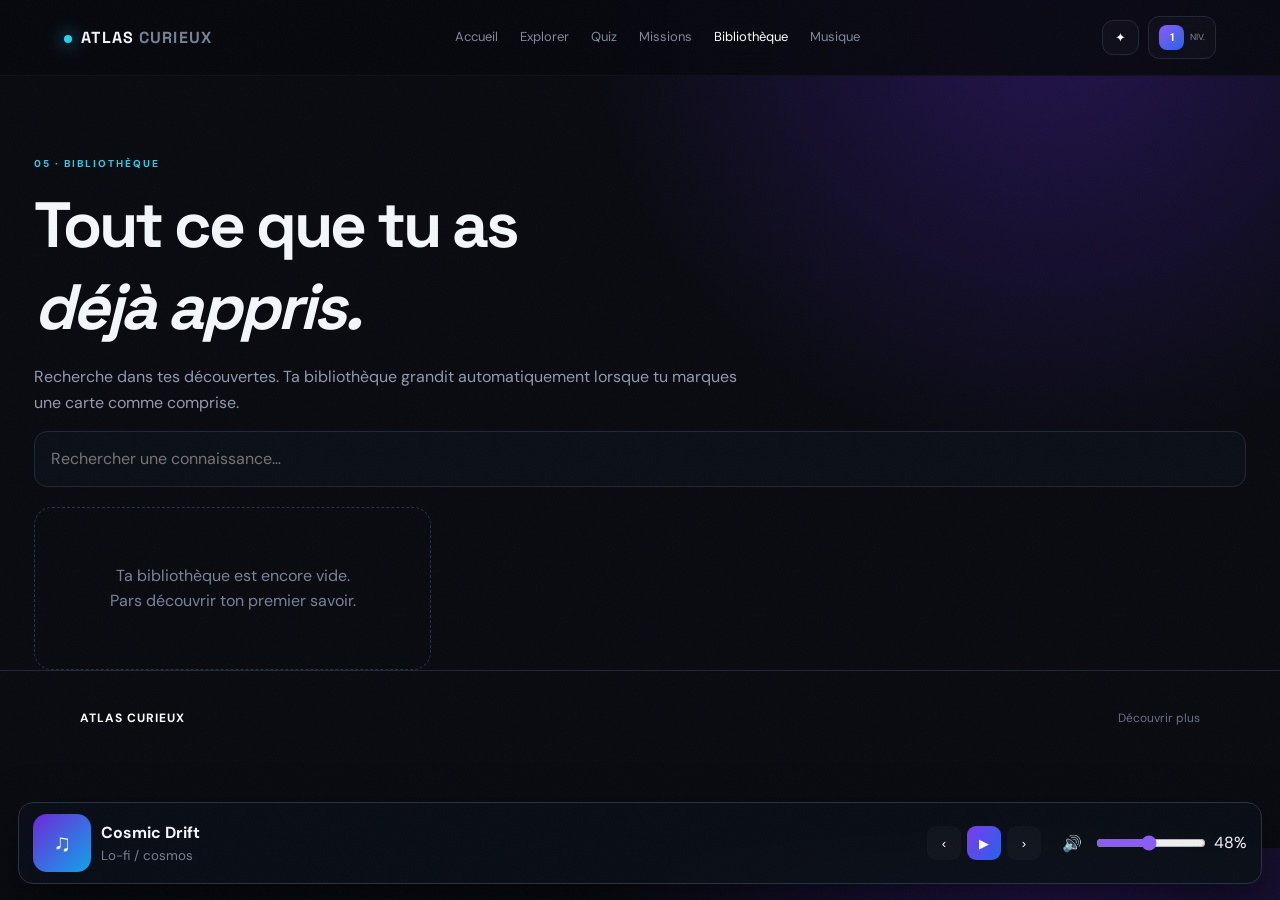
<file: bibliotheque.html>
<!doctype html><html lang="fr"><head><meta charset="utf-8"><meta name="viewport" content="width=device-width,initial-scale=1"><title>Atlas Curieux — Bibliothèque</title><link rel="preconnect" href="https://fonts.googleapis.com"><link rel="preconnect" href="https://fonts.gstatic.com" crossorigin><link href="https://fonts.googleapis.com/css2?family=DM+Sans:wght@400;500;600;700&family=Space+Grotesk:wght@500;600;700&display=swap" rel="stylesheet"><link rel="stylesheet" href="assets/css/style.css"></head><body><div class="noise"></div><header class="topbar"><a class="logo" href="index.html"><i></i>ATLAS<span>CURIEUX</span></a><nav><a href="index.html">Accueil</a><a href="explorer.html">Explorer</a><a href="quiz.html">Quiz</a><a href="missions.html">Missions</a><a class="active" href="bibliotheque.html">Bibliothèque</a><a href="musique.html">Musique</a></nav><div class="top-actions"><button class="icon-btn" id="themeBtn">☼</button><a class="profile-mini" href="progression.html"><b id="lvlTop">1</b><span>NIV.</span></a></div></header><main class="page"><section class="subhero"><div class="eyebrow">05 · BIBLIOTHÈQUE</div><h1>Tout ce que tu as<br><em>déjà appris.</em></h1><p>Recherche dans tes découvertes. Ta bibliothèque grandit automatiquement lorsque tu marques une carte comme comprise.</p><input class="searchbox" id="librarySearch" placeholder="Rechercher une connaissance…"></section><section class="library-grid" id="libraryGrid"></section></main><div data-player="mini"></div><footer><span>ATLAS CURIEUX</span><a href="explorer.html">Découvrir plus</a></footer><script src="assets/js/app.js"></script></body></html>
</file>
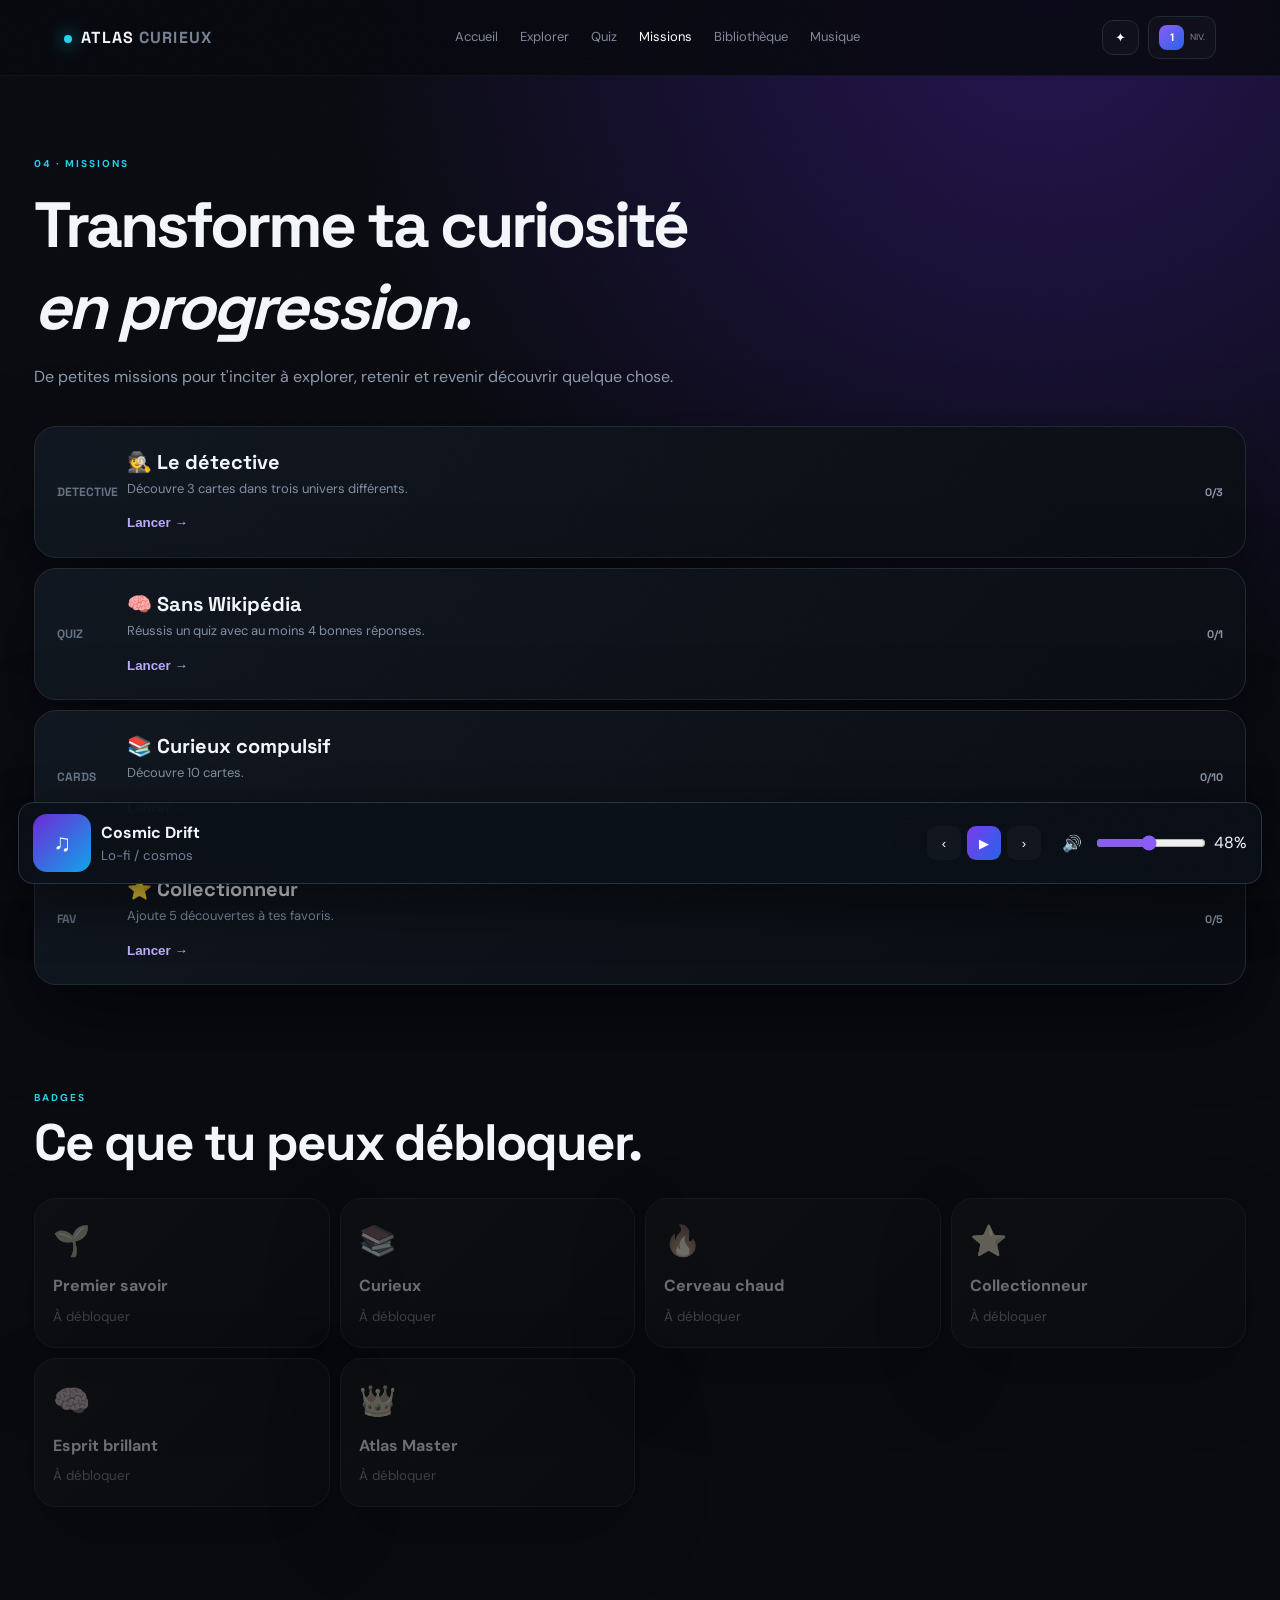
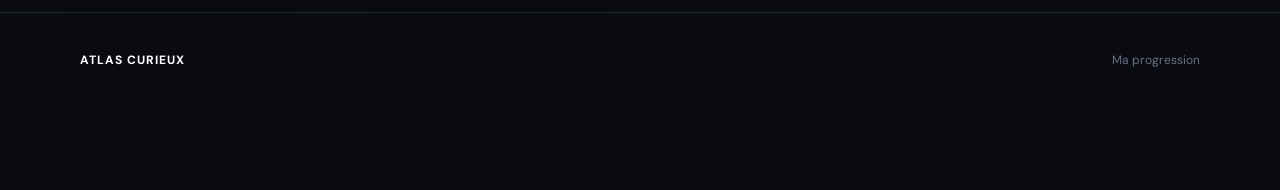
<file: missions.html>
<!doctype html><html lang="fr"><head><meta charset="utf-8"><meta name="viewport" content="width=device-width,initial-scale=1"><title>Atlas Curieux — Missions</title><link rel="preconnect" href="https://fonts.googleapis.com"><link rel="preconnect" href="https://fonts.gstatic.com" crossorigin><link href="https://fonts.googleapis.com/css2?family=DM+Sans:wght@400;500;600;700&family=Space+Grotesk:wght@500;600;700&display=swap" rel="stylesheet"><link rel="stylesheet" href="assets/css/style.css"></head><body><div class="noise"></div><header class="topbar"><a class="logo" href="index.html"><i></i>ATLAS<span>CURIEUX</span></a><nav><a href="index.html">Accueil</a><a href="explorer.html">Explorer</a><a href="quiz.html">Quiz</a><a class="active" href="missions.html">Missions</a><a href="bibliotheque.html">Bibliothèque</a><a href="musique.html">Musique</a></nav><div class="top-actions"><button class="icon-btn" id="themeBtn">☼</button><a class="profile-mini" href="progression.html"><b id="lvlTop">1</b><span>NIV.</span></a></div></header><main class="page"><section class="subhero"><div class="eyebrow">04 · MISSIONS</div><h1>Transforme ta curiosité<br><em>en progression.</em></h1><p>De petites missions pour t'inciter à explorer, retenir et revenir découvrir quelque chose.</p></section><section><div class="mission-list" id="missionList"></div></section><section class="section"><div class="section-head"><div><div class="eyebrow">BADGES</div><h2>Ce que tu peux débloquer.</h2></div></div><div class="badge-grid" id="badgeGrid"></div></section></main><div data-player="mini"></div><footer><span>ATLAS CURIEUX</span><a href="progression.html">Ma progression</a></footer><script src="assets/js/app.js"></script></body></html>
</file>
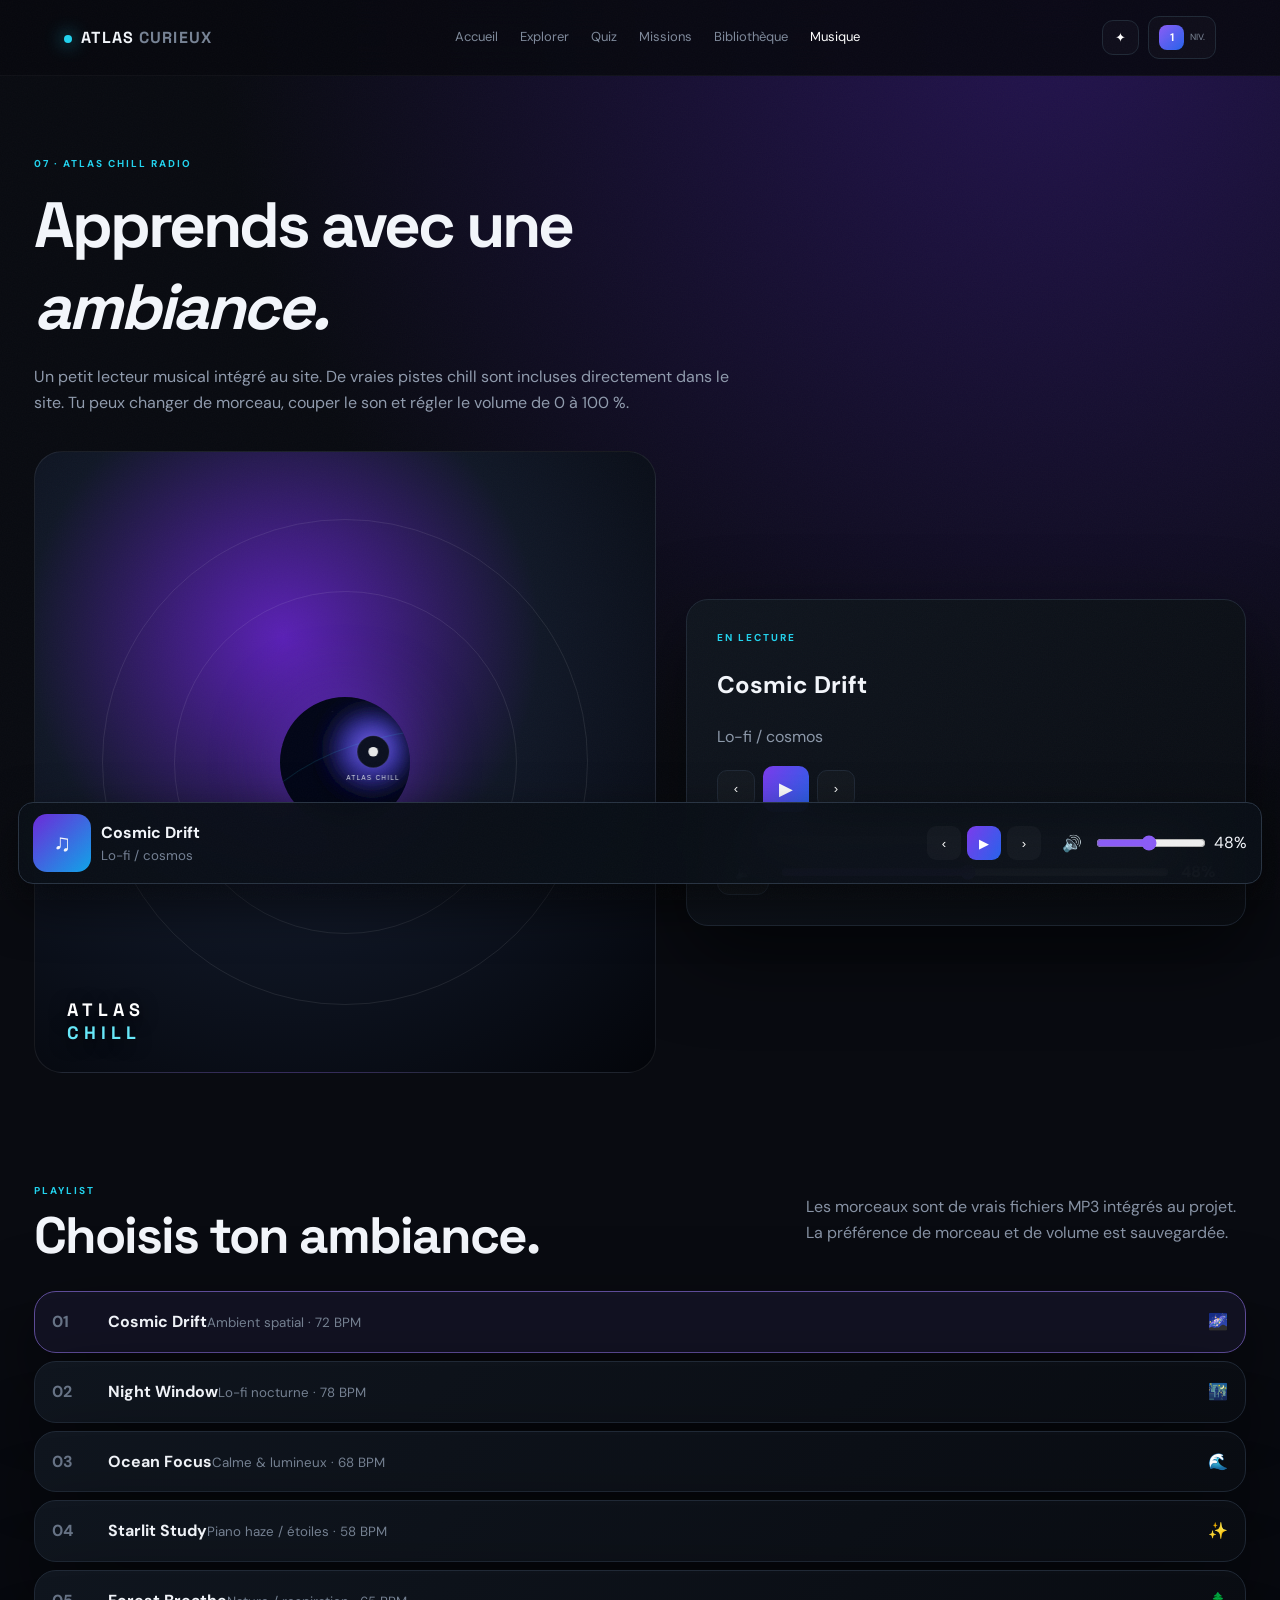
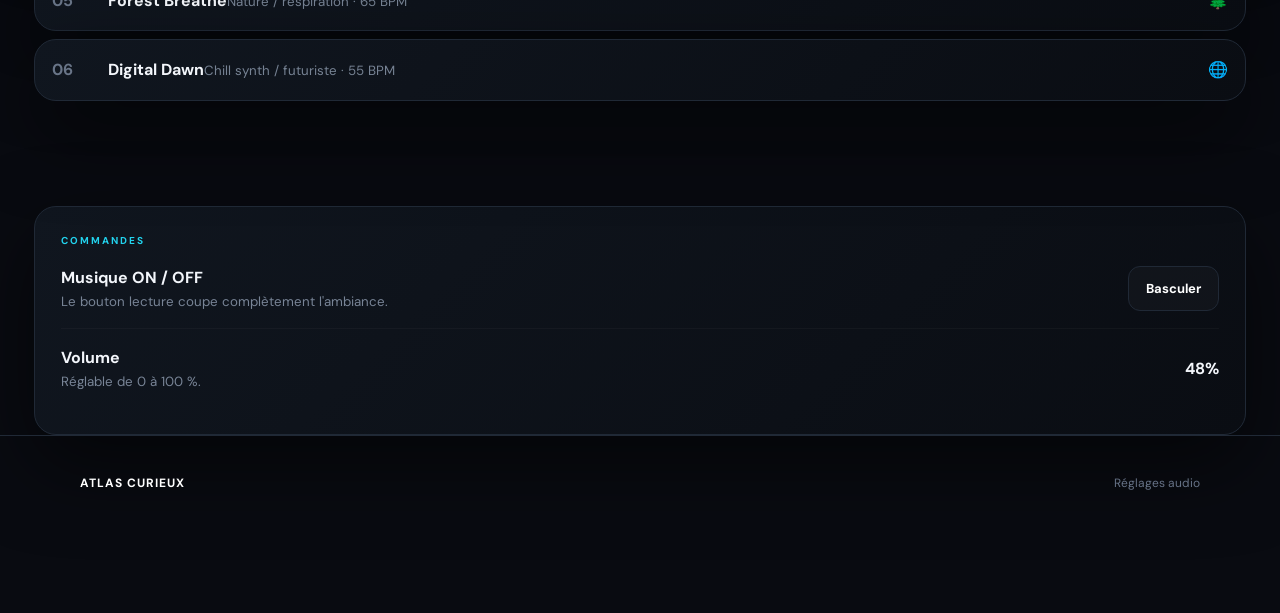
<file: musique.html>
<!doctype html><html lang="fr"><head><meta charset="utf-8"><meta name="viewport" content="width=device-width,initial-scale=1"><title>Atlas Curieux — Musique Chill</title><link rel="preconnect" href="https://fonts.googleapis.com"><link rel="preconnect" href="https://fonts.gstatic.com" crossorigin><link href="https://fonts.googleapis.com/css2?family=DM+Sans:wght@400;500;600;700&family=Space+Grotesk:wght@500;600;700&display=swap" rel="stylesheet"><link rel="stylesheet" href="assets/css/style.css"></head><body><div class="noise"></div><header class="topbar"><a class="logo" href="index.html"><i></i>ATLAS<span>CURIEUX</span></a><nav><a href="index.html">Accueil</a><a href="explorer.html">Explorer</a><a href="quiz.html">Quiz</a><a href="missions.html">Missions</a><a href="bibliotheque.html">Bibliothèque</a><a class="active" href="musique.html">Musique</a></nav><div class="top-actions"><button class="icon-btn" id="themeBtn">☼</button><a class="profile-mini" href="progression.html"><b id="lvlTop">1</b><span>NIV.</span></a></div></header><main class="page"><section class="subhero"><div class="eyebrow">07 · ATLAS CHILL RADIO</div><h1>Apprends avec une<br><em>ambiance.</em></h1><p>Un petit lecteur musical intégré au site. De vraies pistes chill sont incluses directement dans le site. Tu peux changer de morceau, couper le son et régler le volume de 0 à 100 %.</p></section><section class="music-hero"><div class="album-art"><div class="album-disc"></div><div class="album-caption">ATLAS<br><span>CHILL</span></div></div><article class="quick-card"><div class="eyebrow">EN LECTURE</div><h2 data-track-name>Cosmic Drift</h2><p data-track-mood>Ambient spatial</p><div class="player-controls"><button id="prev">‹</button><button class="play" id="musicPlay" data-play-icon>▶</button><button id="next">›</button></div><div class="trackbar"><span id="musicCurrent">0:00</span><input id="musicProgress" type="range" min="0" max="100" value="0"><span id="musicDuration">0:00</span></div><div class="volume-box"><button class="btn ghost" id="musicMute">🔊</button><input class="range" id="musicVolume" type="range" min="0" max="100" value="48"><b data-volume-label>48%</b></div></article></section><section class="section"><div class="section-head"><div><div class="eyebrow">PLAYLIST</div><h2>Choisis ton ambiance.</h2></div><p>Les morceaux sont de vrais fichiers MP3 intégrés au projet. La préférence de morceau et de volume est sauvegardée.</p></div><div class="playlist"><article class="track-card active" data-track="0"><b class="n">01</b><div><b>Cosmic Drift</b><small>Ambient spatial · 72 BPM</small></div><span>🌌</span></article><article class="track-card" data-track="1"><b class="n">02</b><div><b>Night Window</b><small>Lo-fi nocturne · 78 BPM</small></div><span>🌃</span></article><article class="track-card" data-track="2"><b class="n">03</b><div><b>Ocean Focus</b><small>Calme & lumineux · 68 BPM</small></div><span>🌊</span></article><article class="track-card" data-track="3"><b class="n">04</b><div><b>Starlit Study</b><small>Piano haze / étoiles · 58 BPM</small></div><span>✨</span></article><article class="track-card" data-track="4"><b class="n">05</b><div><b>Forest Breathe</b><small>Nature / respiration · 65 BPM</small></div><span>🌲</span></article><article class="track-card" data-track="5"><b class="n">06</b><div><b>Digital Dawn</b><small>Chill synth / futuriste · 55 BPM</small></div><span>🌐</span></article></div></section><section class="settings-card"><div class="eyebrow">COMMANDES</div><div class="setting-row"><div><b>Musique ON / OFF</b><small>Le bouton lecture coupe complètement l'ambiance.</small></div><button class="btn ghost" id="musicPlay2">Basculer</button></div><div class="setting-row"><div><b>Volume</b><small>Réglable de 0 à 100 %.</small></div><b data-volume-label>48%</b></div></section></main><div data-player="mini"></div><footer><span>ATLAS CURIEUX</span><a href="parametres.html">Réglages audio</a></footer><script src="assets/js/app.js"></script><script>document.querySelector('#musicPlay2').onclick=()=>document.querySelector('#musicPlay').click()</script><script>const a=document.getElementById('atlasAudio');const pr=document.getElementById('musicProgress');const cur=document.getElementById('musicCurrent');const dur=document.getElementById('musicDuration');if(a&&pr){a.addEventListener('loadedmetadata',()=>{pr.max=a.duration||100;dur.textContent=formatTime(a.duration)});a.addEventListener('timeupdate',()=>{pr.value=a.currentTime;cur.textContent=formatTime(a.currentTime)});pr.addEventListener('input',()=>{a.currentTime=+pr.value});function formatTime(v){if(!Number.isFinite(v))return'0:00';let m=Math.floor(v/60),s=Math.floor(v%60).toString().padStart(2,'0');return m+':'+s}}</script></body></html>
</file>
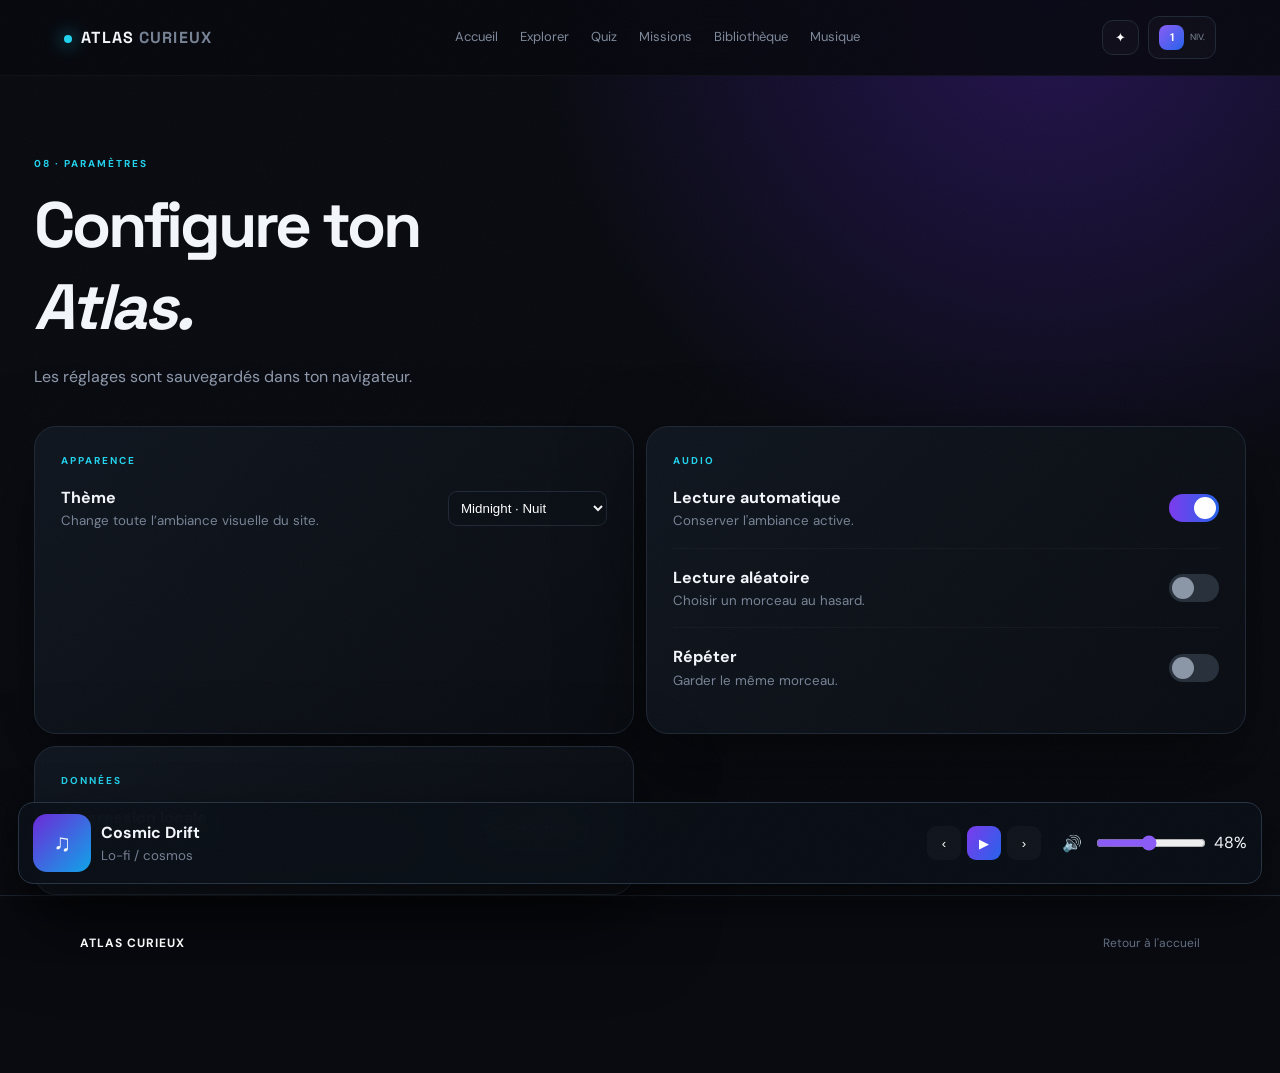
<file: parametres.html>
<!doctype html><html lang="fr"><head><meta charset="utf-8"><meta name="viewport" content="width=device-width,initial-scale=1"><title>Atlas Curieux — Paramètres</title><link rel="preconnect" href="https://fonts.googleapis.com"><link rel="preconnect" href="https://fonts.gstatic.com" crossorigin><link href="https://fonts.googleapis.com/css2?family=DM+Sans:wght@400;500;600;700&family=Space+Grotesk:wght@500;600;700&display=swap" rel="stylesheet"><link rel="stylesheet" href="assets/css/style.css"></head><body><div class="noise"></div><header class="topbar"><a class="logo" href="index.html"><i></i>ATLAS<span>CURIEUX</span></a><nav><a href="index.html">Accueil</a><a href="explorer.html">Explorer</a><a href="quiz.html">Quiz</a><a href="missions.html">Missions</a><a href="bibliotheque.html">Bibliothèque</a><a href="musique.html">Musique</a></nav><div class="top-actions"><button class="icon-btn" id="themeBtn">☼</button><a class="profile-mini" href="progression.html"><b id="lvlTop">1</b><span>NIV.</span></a></div></header><main class="page"><section class="subhero"><div class="eyebrow">08 · PARAMÈTRES</div><h1>Configure ton<br><em>Atlas.</em></h1><p>Les réglages sont sauvegardés dans ton navigateur.</p></section><section class="settings-grid"><article class="settings-card"><div class="eyebrow">APPARENCE</div><div class="setting-row"><div><b>Thème</b><small>Change toute l’ambiance visuelle du site.</small></div><select class="select" id="themeSelect"><option value="midnight">Midnight · Nuit</option><option value="aurora">Aurora · Aurores</option><option value="sunset">Sunset · Crépuscule</option><option value="ocean">Ocean · Profond</option><option value="paper">Paper · Clair</option></select></div></article><article class="settings-card"><div class="eyebrow">AUDIO</div><div class="setting-row"><div><b>Lecture automatique</b><small>Conserver l'ambiance active.</small></div><button class="toggle" id="autoToggle"></button></div><div class="setting-row"><div><b>Lecture aléatoire</b><small>Choisir un morceau au hasard.</small></div><button class="toggle" id="randomToggle"></button></div><div class="setting-row"><div><b>Répéter</b><small>Garder le même morceau.</small></div><button class="toggle" id="repeatToggle"></button></div></article><article class="settings-card"><div class="eyebrow">DONNÉES</div><div class="setting-row"><div><b>Progression locale</b><small>Ton XP, tes favoris et tes scores restent sur cet appareil.</small></div><button class="btn ghost" id="reset">Tout réinitialiser</button></div></article></section></main><div data-player="mini"></div><footer><span>ATLAS CURIEUX</span><a href="index.html">Retour à l'accueil</a></footer><script src="assets/js/app.js"></script></body></html>
</file>
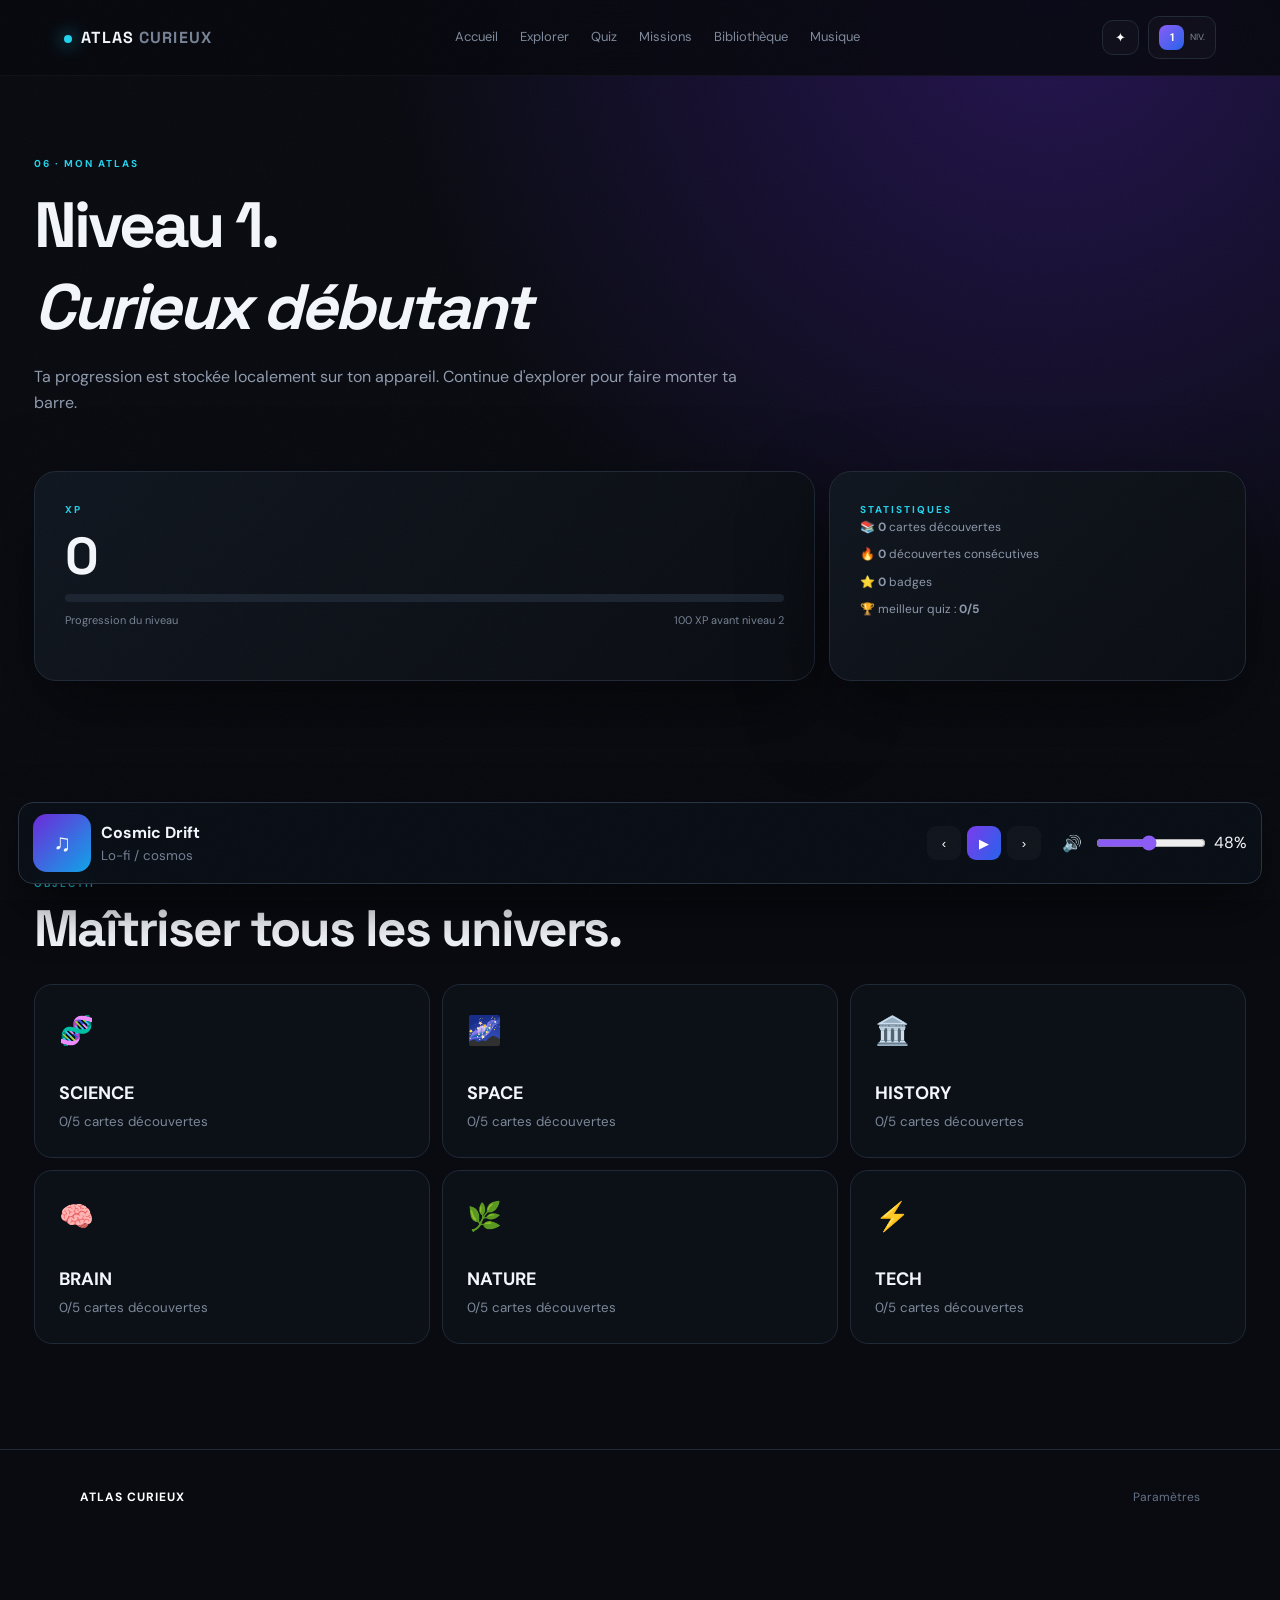
<file: progression.html>
<!doctype html><html lang="fr"><head><meta charset="utf-8"><meta name="viewport" content="width=device-width,initial-scale=1"><title>Atlas Curieux — Progression</title><link rel="preconnect" href="https://fonts.googleapis.com"><link rel="preconnect" href="https://fonts.gstatic.com" crossorigin><link href="https://fonts.googleapis.com/css2?family=DM+Sans:wght@400;500;600;700&family=Space+Grotesk:wght@500;600;700&display=swap" rel="stylesheet"><link rel="stylesheet" href="assets/css/style.css"></head><body><div class="noise"></div><header class="topbar"><a class="logo" href="index.html"><i></i>ATLAS<span>CURIEUX</span></a><nav><a href="index.html">Accueil</a><a href="explorer.html">Explorer</a><a href="quiz.html">Quiz</a><a href="missions.html">Missions</a><a href="bibliotheque.html">Bibliothèque</a><a href="musique.html">Musique</a></nav><div class="top-actions"><button class="icon-btn" id="themeBtn">☼</button><a class="profile-mini" href="progression.html"><b id="lvlTop">1</b><span>NIV.</span></a></div></header><main class="page"><section class="subhero"><div class="eyebrow">06 · MON ATLAS</div><h1>Niveau <span id="levelBig">1</span>.<br><em id="levelName">Curieux débutant.</em></h1><p>Ta progression est stockée localement sur ton appareil. Continue d'explorer pour faire monter ta barre.</p></section><section class="section-grid"><article class="quick-card"><div class="eyebrow">XP</div><div class="big-number" id="xpBig">0</div><div class="xpbar"><span id="xpBar"></span></div><div class="quick-meta"><span>Progression du niveau</span><span id="nextLevel">100 XP avant le prochain niveau</span></div></article><aside class="quick-card"><div class="eyebrow">STATISTIQUES</div><div class="side-list"><span>📚 <b id="learned">0</b> cartes découvertes</span><span>🔥 <b id="streak">0</b> découvertes consécutives</span><span>⭐ <b id="badges">0</b> badges</span><span>🏆 meilleur quiz : <b id="best">0/5</b></span></div></aside></section><section class="section"><div class="section-head"><div><div class="eyebrow">OBJECTIF</div><h2>Maîtriser tous les univers.</h2></div></div><div class="category-grid" id="mastery"></div></section></main><div data-player="mini"></div><footer><span>ATLAS CURIEUX</span><a href="parametres.html">Paramètres</a></footer><script src="assets/js/app.js"></script><script>const s=JSON.parse(localStorage.getItem('atlasCurieuxV3')||'{}');const x=s.xp||0,l=Math.floor(x/100)+1;document.querySelector('#levelBig').textContent=l;document.querySelector('#levelName').textContent=l<3?'Curieux débutant':l<6?'Explorateur':l<10?'Détective du savoir':l<20?'Esprit brillant':'Atlas Master';document.querySelector('#xpBig').textContent=x;document.querySelector('#best').textContent=(s.bestQuiz||0)+'/5';const d={science:'🧬',space:'🌌',history:'🏛️',brain:'🧠',nature:'🌿',tech:'⚡'};document.querySelector('#mastery').innerHTML=Object.entries(d).map(([k,i])=>{let n=(s.learned||[]).filter(id=>id.startsWith(k+'-')).length,p=Array.isArray(window.DATA)?0:Math.round(n/5*100);return `<div class="category"><span>${i}</span><b>${k.toUpperCase()}</b><small>${n}/5 cartes découvertes</small></div>`}).join('');</script></body></html>
</file>
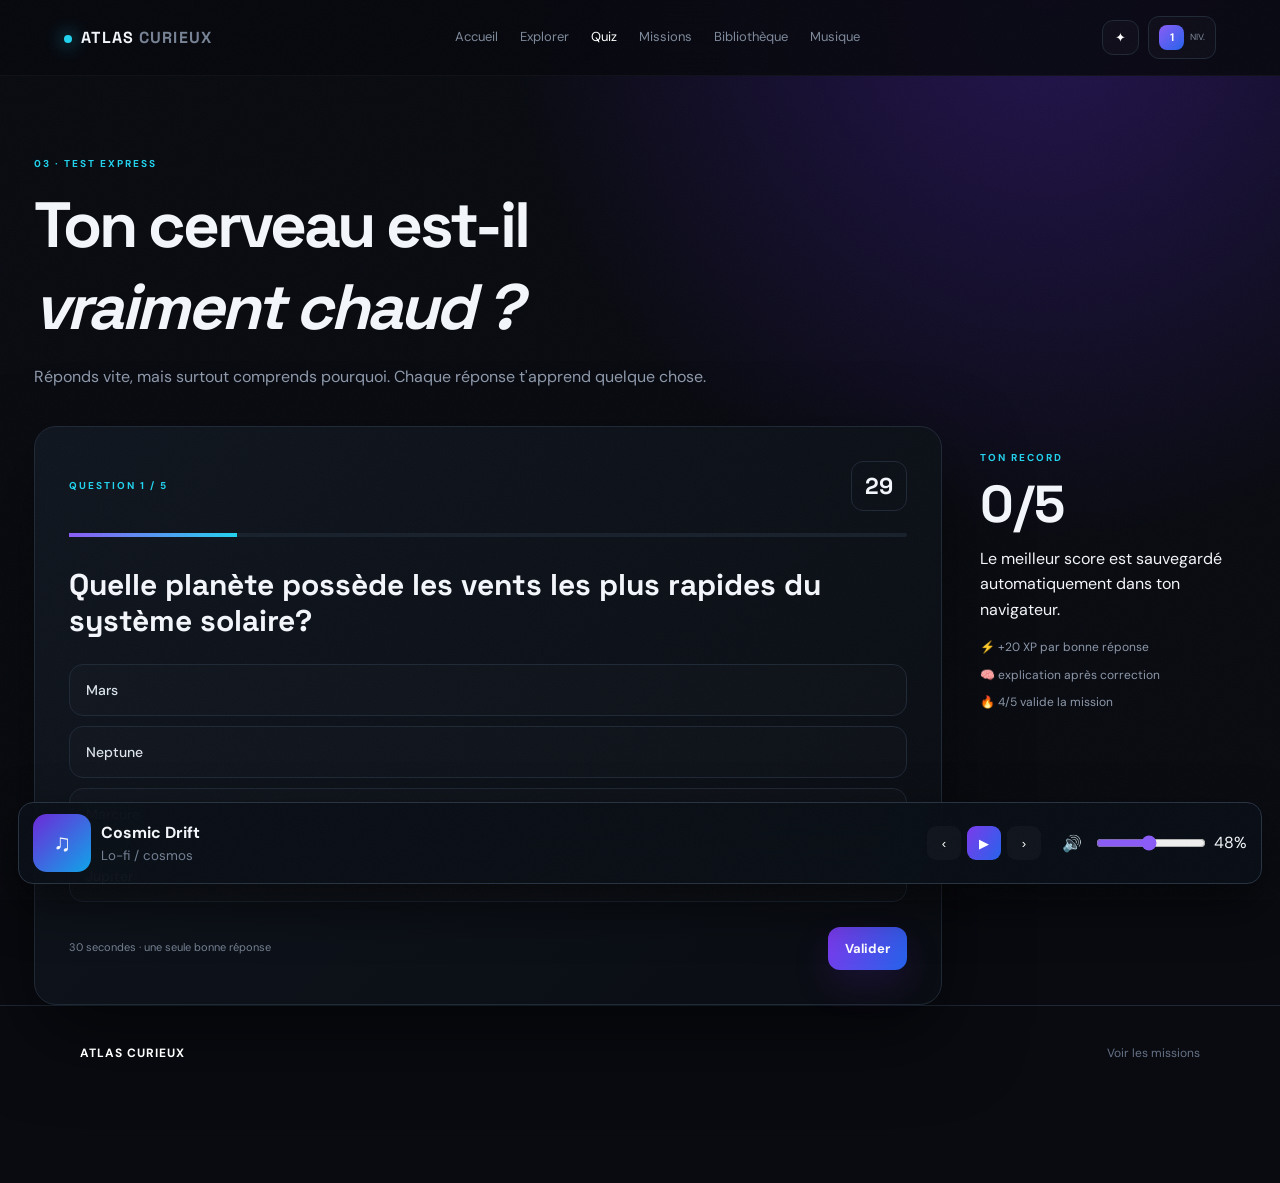
<file: quiz.html>
<!doctype html><html lang="fr"><head><meta charset="utf-8"><meta name="viewport" content="width=device-width,initial-scale=1"><title>Atlas Curieux — Quiz</title><link rel="preconnect" href="https://fonts.googleapis.com"><link rel="preconnect" href="https://fonts.gstatic.com" crossorigin><link href="https://fonts.googleapis.com/css2?family=DM+Sans:wght@400;500;600;700&family=Space+Grotesk:wght@500;600;700&display=swap" rel="stylesheet"><link rel="stylesheet" href="assets/css/style.css"></head><body><div class="noise"></div><header class="topbar"><a class="logo" href="index.html"><i></i>ATLAS<span>CURIEUX</span></a><nav><a href="index.html">Accueil</a><a href="explorer.html">Explorer</a><a class="active" href="quiz.html">Quiz</a><a href="missions.html">Missions</a><a href="bibliotheque.html">Bibliothèque</a><a href="musique.html">Musique</a></nav><div class="top-actions"><button class="icon-btn" id="themeBtn">☼</button><a class="profile-mini" href="progression.html"><b id="lvlTop">1</b><span>NIV.</span></a></div></header><main class="page"><section class="subhero"><div class="eyebrow">03 · TEST EXPRESS</div><h1>Ton cerveau est-il<br><em>vraiment chaud ?</em></h1><p>Réponds vite, mais surtout comprends pourquoi. Chaque réponse t'apprend quelque chose.</p></section><section class="quiz-layout"><article class="quiz-shell"><div class="quiz-top"><div id="qNum" class="eyebrow">QUESTION 1 / 5</div><div class="timer" id="qTimer">30</div></div><div class="progress-line"><span id="qProg"></span></div><h2 id="qTitle">Chargement…</h2><div class="answers" id="quizAnswers"></div><div class="quiz-footer"><span>30 secondes · une seule bonne réponse</span><button class="btn primary" id="nextQ">Valider</button></div><div id="quizResult"></div></article><aside class="side-stat"><div class="eyebrow">TON RECORD</div><div class="big-number" id="record">0/5</div><p>Le meilleur score est sauvegardé automatiquement dans ton navigateur.</p><div class="side-list"><span>⚡ +20 XP par bonne réponse</span><span>🧠 explication après correction</span><span>🔥 4/5 valide la mission</span></div></aside></section></main><div data-player="mini"></div><footer><span>ATLAS CURIEUX</span><a href="missions.html">Voir les missions</a></footer><script src="assets/js/app.js"></script><script>setTimeout(()=>{const e=document.querySelector('#record');const s=JSON.parse(localStorage.getItem('atlasCurieuxV3')||'{}');e.textContent=(s.bestQuiz||0)+'/5'},50)</script></body></html>
</file>
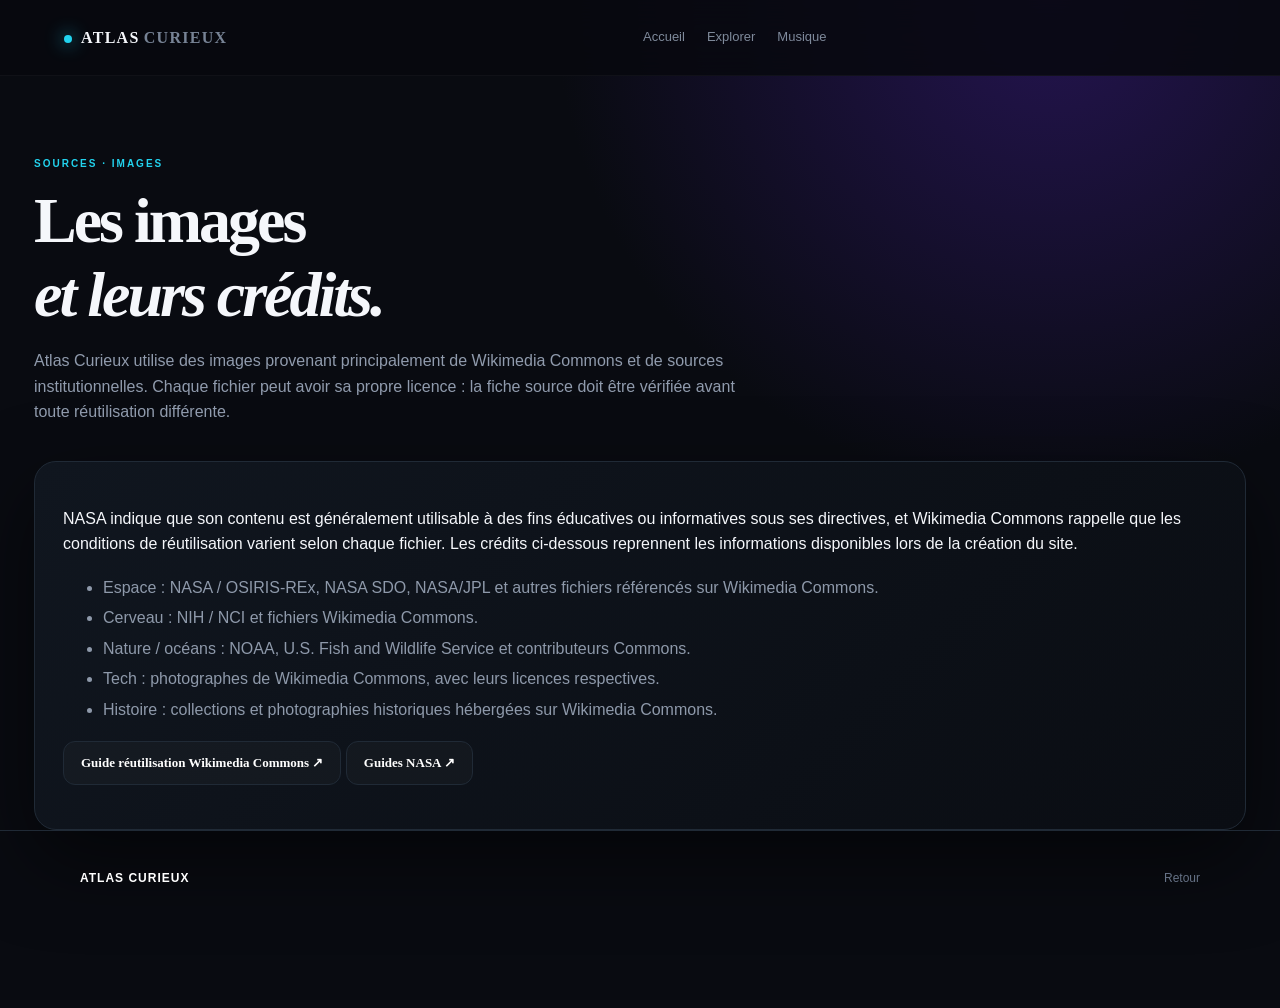
<file: sources-images.html>
<!doctype html><html lang="fr"><head><meta charset="utf-8"><meta name="viewport" content="width=device-width,initial-scale=1"><title>Atlas Curieux — Sources images</title><link rel="stylesheet" href="assets/css/style.css"></head><body><header class="topbar"><a class="logo" href="index.html"><i></i>ATLAS<span>CURIEUX</span></a><nav><a href="index.html">Accueil</a><a href="explorer.html">Explorer</a><a href="musique.html">Musique</a></nav></header><main class="page"><section class="subhero"><div class="eyebrow">SOURCES · IMAGES</div><h1>Les images<br><em>et leurs crédits.</em></h1><p>Atlas Curieux utilise des images provenant principalement de Wikimedia Commons et de sources institutionnelles. Chaque fichier peut avoir sa propre licence : la fiche source doit être vérifiée avant toute réutilisation différente.</p></section><section class="panel" style="padding:28px"><p>NASA indique que son contenu est généralement utilisable à des fins éducatives ou informatives sous ses directives, et Wikimedia Commons rappelle que les conditions de réutilisation varient selon chaque fichier. Les crédits ci-dessous reprennent les informations disponibles lors de la création du site.</p><ul style="line-height:1.9;color:var(--muted)"><li>Espace : NASA / OSIRIS-REx, NASA SDO, NASA/JPL et autres fichiers référencés sur Wikimedia Commons.</li><li>Cerveau : NIH / NCI et fichiers Wikimedia Commons.</li><li>Nature / océans : NOAA, U.S. Fish and Wildlife Service et contributeurs Commons.</li><li>Tech : photographes de Wikimedia Commons, avec leurs licences respectives.</li><li>Histoire : collections et photographies historiques hébergées sur Wikimedia Commons.</li></ul><p><a class="btn ghost" href="https://commons.wikimedia.org/wiki/Commons:Reusing_content_outside_Wikimedia/fr" target="_blank" rel="noopener">Guide réutilisation Wikimedia Commons ↗</a> <a class="btn ghost" href="https://www.nasa.gov/nasa-brand-center/images-and-media/" target="_blank" rel="noopener">Guides NASA ↗</a></p></section></main><footer><span>ATLAS CURIEUX</span><a href="index.html">Retour</a></footer></body></html>
</file>
<file: assets/css/style.css>
:root{--bg:#07090e;--panel:#0d121a;--panel2:#111823;--text:#f5f7fb;--muted:#8e99aa;--line:#202a36;--accent:#8b5cf6;--cyan:#22d3ee;--green:#34d399;--pink:#f472b6;--danger:#fb7185;--shadow:0 30px 80px #0008;--radius:22px}
*{box-sizing:border-box}html{scroll-behavior:smooth}body{margin:0;background:radial-gradient(circle at 82% 0,#241450 0,#090b11 34%),var(--bg);color:var(--text);font-family:"DM Sans",sans-serif;line-height:1.6}.noise,.bg-orbs{position:fixed;inset:0;pointer-events:none}.noise{z-index:100;opacity:.025;background-image:url("data:image/svg+xml,%3Csvg xmlns='http://www.w3.org/2000/svg' width='180' height='180'%3E%3Cfilter id='n'%3E%3CfeTurbulence type='fractalNoise' baseFrequency='.8' numOctaves='3' stitchTiles='stitch'/%3E%3C/filter%3E%3Crect width='100%25' height='100%25' filter='url(%23n)'/%3E%3C/svg%3E")}.bg-orbs:before,.bg-orbs:after{content:"";position:absolute;width:460px;height:460px;border-radius:50%;filter:blur(100px);opacity:.13}.bg-orbs:before{background:#7c3aed;top:-170px;right:-80px}.bg-orbs:after{background:#0891b2;left:-240px;bottom:8%}
a{color:inherit}.page{max-width:1260px;margin:auto;padding-left:24px;padding-right:24px}.topbar{position:sticky;top:0;z-index:20;height:76px;display:flex;align-items:center;gap:26px;padding:0 clamp(20px,5vw,70px);background:#07090edb;border-bottom:1px solid #ffffff09;backdrop-filter:blur(20px)}.logo{font:700 16px "Space Grotesk";text-decoration:none;letter-spacing:1.3px;white-space:nowrap}.logo i{display:inline-block;width:8px;height:8px;background:var(--cyan);border-radius:50%;margin-right:9px;box-shadow:0 0 18px var(--cyan)}.logo span{color:#778395;margin-left:4px}nav{display:flex;align-items:center;gap:22px;flex:1;justify-content:center}nav a{text-decoration:none;color:#7f8a9b;font-size:13px;transition:.2s}nav a:hover,nav a.active{color:#fff}.top-actions{display:flex;gap:9px;align-items:center}.icon-btn,.profile-mini{border:1px solid var(--line);background:#ffffff05;color:#fff;border-radius:11px}.icon-btn{padding:9px 12px;cursor:pointer}.profile-mini{display:flex;align-items:center;gap:6px;padding:8px 10px;text-decoration:none}.profile-mini b{display:grid;place-items:center;width:25px;height:25px;border-radius:8px;background:linear-gradient(135deg,var(--accent),#2563eb);font-size:11px}.profile-mini span{font-size:9px;color:#7e8999}
.hero{min-height:calc(100vh - 76px);display:grid;grid-template-columns:1.15fr .85fr;align-items:center;gap:40px;padding-top:75px;padding-bottom:70px}.eyebrow{font-size:10px;letter-spacing:2px;font-weight:700;color:var(--cyan);text-transform:uppercase}.hero h1{font:700 clamp(48px,6vw,88px)/.95 "Space Grotesk";letter-spacing:-4px;margin:18px 0}.hero h1 em{font-style:normal;background:linear-gradient(100deg,#fff,#b8c9ff 50%,#22d3ee);-webkit-background-clip:text;color:transparent}.hero p{font-size:17px;color:var(--muted);max-width:720px}.hero p strong{color:#d9e0ea}.hero-actions{display:flex;gap:12px;flex-wrap:wrap;margin-top:28px}.btn{border:1px solid var(--line);background:#ffffff06;color:#fff;border-radius:12px;padding:13px 17px;font:700 13px "DM Sans";cursor:pointer;text-decoration:none;display:inline-flex;align-items:center;justify-content:center;gap:8px;transition:.2s}.btn:hover{transform:translateY(-2px)}.btn.primary{border:0;background:linear-gradient(110deg,#7c3aed,#2563eb);box-shadow:0 15px 35px #5b21b633}.btn.ghost:hover{background:#ffffff0c}.btn.full{width:100%}.stats-row{display:flex;gap:34px;margin-top:48px}.stats-row b{font:700 22px "Space Grotesk";display:block}.stats-row small{font-size:10px;color:#727d8f}.cosmic-stage{height:520px;position:relative;display:grid;place-items:center}.halo{position:absolute;border:1px solid #ffffff12;border-radius:50%;animation:spin 18s linear infinite}.h1{width:300px;height:300px}.h2{width:450px;height:450px;animation-duration:27s;animation-direction:reverse}.planet-core{width:160px;height:160px;border-radius:47% 53% 49% 51%;background:radial-gradient(circle at 35% 25%,#d8ccff,#6d28d9 44%,#1a102e);display:grid;place-items:center;font:700 75px "Space Grotesk";box-shadow:0 0 110px #7c3aed80;animation:float 4s ease-in-out infinite}.floating-chip{position:absolute;background:#0f1720ee;border:1px solid #ffffff14;border-radius:999px;padding:8px 13px;color:#b8c3f4;font-weight:700;font-size:12px;box-shadow:var(--shadow);animation:float 4s ease-in-out infinite}.c1{top:16%;left:14%}.c2{top:27%;right:8%;animation-delay:.5s}.c3{bottom:16%;left:17%;animation-delay:1s}.c4{bottom:24%;right:15%;animation-delay:1.6s}@keyframes spin{to{transform:rotate(360deg)}}@keyframes float{50%{transform:translateY(-10px) rotate(3deg)}}
.section-grid{display:grid;grid-template-columns:1.5fr .8fr;gap:14px;padding-top:20px;padding-bottom:90px}.spotlight,.quick-card,.panel,.card,.quiz-shell,.mission,.library-item,.track-card,.settings-card,.achievement{border:1px solid var(--line);background:linear-gradient(135deg,#10161f,#0a0d13);border-radius:var(--radius);box-shadow:var(--shadow)}.spotlight{padding:34px;display:flex;justify-content:space-between;gap:20px}.spotlight h2{font:700 32px "Space Grotesk";margin:8px 0 10px}.spotlight p{color:#aeb8c7;max-width:650px}.spot-art{font-size:100px;opacity:.9;display:grid;place-items:center;min-width:150px}.quick-card{padding:30px}.quick-card h3{font:700 23px "Space Grotesk";margin:8px 0 18px}.xpbar{height:8px;border-radius:999px;background:#1b2430;overflow:hidden}.xpbar span{display:block;height:100%;width:0;background:linear-gradient(90deg,var(--accent),var(--cyan));transition:width .5s}.quick-meta{display:flex;justify-content:space-between;color:#778394;font-size:11px;margin:10px 0 20px}.quick-meta b{color:#fff}.section{padding-top:105px;padding-bottom:105px}.section-head{display:flex;justify-content:space-between;align-items:end;gap:35px;margin-bottom:30px}.section-head h2,.CTA h2{font:700 clamp(34px,4vw,55px)/1 "Space Grotesk";letter-spacing:-2px;margin:11px 0 0}.section-head p{max-width:440px;color:#8792a4}.category-grid{display:grid;grid-template-columns:repeat(3,1fr);gap:12px}.category{padding:24px;border:1px solid var(--line);border-radius:18px;background:#0c1118;text-decoration:none;transition:.25s}.category:hover{transform:translateY(-4px);border-color:#5d4d88;background:#11121d}.category span{font-size:28px;display:block;margin-bottom:25px}.category b{font-size:18px;display:block}.category small{color:#7d8899}.CTA{display:flex;align-items:center;justify-content:space-between;gap:30px;margin-bottom:110px;padding:42px;border:1px solid #3a3170;border-radius:24px;background:radial-gradient(circle at 100% 0,#22134e,#0c1118 58%)}.CTA p{color:#8d98a8;max-width:650px}.text-link{color:#bdaeff;text-decoration:none;font-weight:700;font-size:13px}
.subhero{padding:80px 0 20px}.subhero h1{font:700 clamp(40px,5vw,70px) "Space Grotesk";letter-spacing:-3px;margin:12px 0}.subhero p{max-width:720px;color:#909bad}.toolbar{display:flex;flex-wrap:wrap;gap:9px;margin:25px 0}.filter{border:1px solid var(--line);background:#ffffff04;color:#8f9aaa;border-radius:999px;padding:9px 13px;cursor:pointer}.filter.active{color:#fff;border-color:#63539b;background:#3b2b71}.discover-grid{display:grid;grid-template-columns:repeat(2,1fr);gap:12px}.discover-card{padding:28px;border:1px solid var(--line);border-radius:22px;background:#0c1118;min-height:230px;position:relative;overflow:hidden}.discover-card .mini-icon{font-size:30px}.discover-card h3{font:700 24px "Space Grotesk";margin:8px 0}.discover-card p{color:#8f9aaa}.discover-card button{margin-top:10px}.topic-progress{position:absolute;right:22px;top:22px;font-size:10px;color:#788497}.fact-reader{padding:0 0 110px}.fact-reader .reader{display:grid;grid-template-columns:120px 1fr;gap:24px;padding:36px}.reader-icon{width:90px;height:90px;border-radius:24px;background:#ffffff08;display:grid;place-items:center;font-size:42px}.reader h2{font:700 32px "Space Grotesk";margin:5px 0 10px}.reader p{color:#aeb8c7;line-height:1.8}.reader-actions{display:flex;gap:10px;flex-wrap:wrap;margin-top:22px}
.quiz-layout{display:grid;grid-template-columns:1fr 290px;gap:14px}.quiz-shell{padding:34px}.quiz-top{display:flex;justify-content:space-between;align-items:center}.quiz-top .timer{font:700 23px "Space Grotesk";border:1px solid var(--line);padding:9px 13px;border-radius:12px}.progress-line{height:4px;background:#18212c;border-radius:999px;margin:22px 0 30px}.progress-line span{display:block;height:100%;background:linear-gradient(90deg,var(--accent),var(--cyan));width:20%}.quiz-shell h2{font:700 30px "Space Grotesk";line-height:1.2}.answers{display:grid;gap:10px;margin:25px 0}.answer{padding:16px;text-align:left;border:1px solid var(--line);border-radius:14px;background:#ffffff03;color:#dce3ec;cursor:pointer;font:500 14px "DM Sans"}.answer:hover{border-color:#60539b}.answer.selected{border-color:var(--cyan);background:#22d3ee0a}.answer.correct{border-color:var(--green);background:#34d39912}.answer.wrong{border-color:var(--danger);background:#fb718512}.quiz-footer{display:flex;justify-content:space-between;align-items:center;gap:15px;color:#778395;font-size:11px}.side-stat{padding:24px}.side-stat h3{font:700 21px "Space Grotesk"}.big-number{font:700 52px/1 "Space Grotesk";margin:12px 0}.side-list{display:grid;gap:8px;color:#8d98aa;font-size:12px}.result-banner{padding:18px;border-radius:14px;border:1px solid #355d4e;background:#0b1b15;color:#a7f3d0;margin-top:18px}
.mission-list{display:grid;gap:10px}.mission{display:grid;grid-template-columns:52px 1fr auto;align-items:center;gap:18px;padding:22px}.mission-num{color:#667285;font:700 12px "Space Grotesk"}.mission h3{font:700 20px "Space Grotesk";margin:0}.mission p{margin:4px 0 10px;color:#828ea0;font-size:13px}.mission button{border:0;background:none;color:#bdaeff;font-weight:700;padding:0;cursor:pointer}.mission-state{font:700 11px "Space Grotesk";color:#8c98aa}.badge-grid{display:grid;grid-template-columns:repeat(4,1fr);gap:10px;margin-top:15px}.achievement{padding:18px}.achievement.locked{opacity:.42;filter:saturate(.2)}.achievement span{font-size:30px}.achievement h4{margin:8px 0 4px}.achievement small{color:#7e8a9b}
.library-grid{display:grid;grid-template-columns:repeat(3,1fr);gap:10px}.library-item{padding:22px}.library-item .tag{color:var(--cyan);font-size:9px;letter-spacing:2px}.library-item h3{font:700 19px "Space Grotesk"}.library-item p{color:#8792a3;font-size:13px}.searchbox{width:100%;padding:14px 16px;background:#0b1017;border:1px solid var(--line);border-radius:13px;color:#fff;outline:none;font:inherit}.empty{padding:55px;text-align:center;color:#788496;border:1px dashed #283342;border-radius:18px}
.music-hero{display:grid;grid-template-columns:1fr .9fr;gap:30px;align-items:center}.music-hero h1{font:700 clamp(43px,5vw,75px) "Space Grotesk";line-height:.98;letter-spacing:-3px;margin:12px 0}.music-hero p{color:#8c98a9;max-width:630px}.album-art{aspect-ratio:1;border-radius:28px;border:1px solid #ffffff14;background:radial-gradient(circle at 40% 30%,#5b21b6,#111827 45%,#03050a);display:grid;place-items:center;position:relative;overflow:hidden}.album-art:before,.album-art:after{content:"";position:absolute;border:1px solid #ffffff16;border-radius:50%}.album-art:before{width:55%;height:55%}.album-art:after{width:78%;height:78%}.album-disc{width:130px;height:130px;border-radius:50%;background:radial-gradient(circle,#e2e8f0 0 5%,#0b1220 6% 10%,#6d28d9 11% 100%);box-shadow:0 0 70px #7c3aed66;animation:disc 8s linear infinite paused}.album-disc.playing{animation-play-state:running}@keyframes disc{to{transform:rotate(360deg)}}.player-page{margin-top:20px;padding:26px}.player-now{display:grid;grid-template-columns:auto 1fr auto;align-items:center;gap:18px}.cover-mini{width:58px;height:58px;border-radius:14px;background:linear-gradient(135deg,#6d28d9,#0ea5e9);display:grid;place-items:center;font-size:24px}.now-copy small{color:#718095}.now-copy b{display:block}.player-controls{display:flex;align-items:center;gap:8px}.player-controls button{border:1px solid var(--line);background:#ffffff06;color:#fff;border-radius:10px;width:38px;height:38px;cursor:pointer}.player-controls .play{width:46px;height:46px;border:0;background:linear-gradient(120deg,#7c3aed,#2563eb);font-size:18px}.trackbar{display:flex;align-items:center;gap:10px;margin-top:18px;font-size:10px;color:#738095}.trackbar input,.range{flex:1;accent-color:var(--accent)}.volume-box{display:flex;align-items:center;gap:10px}.volume-box input{width:130px}.playlist{display:grid;gap:8px;margin-top:12px}.track-card{padding:17px;display:grid;grid-template-columns:44px 1fr auto;align-items:center;gap:12px;cursor:pointer}.track-card.active{border-color:#5e4c98;background:#121222}.track-card .n{color:#697588}.track-card small{color:#778394}
.settings-grid{display:grid;grid-template-columns:1fr 1fr;gap:12px}.settings-card{padding:26px}.setting-row{display:flex;justify-content:space-between;align-items:center;padding:16px 0;border-bottom:1px solid #ffffff08;gap:20px}.setting-row:last-child{border-bottom:0}.setting-row b{display:block}.setting-row small{display:block;color:#788496}.toggle{width:50px;height:28px;border-radius:999px;background:#27303b;border:0;position:relative;cursor:pointer}.toggle:after{content:"";position:absolute;width:22px;height:22px;top:3px;left:3px;border-radius:50%;background:#8b97a7;transition:.2s}.toggle.on{background:linear-gradient(90deg,#7c3aed,#2563eb)}.toggle.on:after{left:25px;background:white}.select{background:#0b1017;border:1px solid var(--line);color:#fff;border-radius:9px;padding:8px}
.toast{position:fixed;right:20px;bottom:105px;padding:13px 16px;background:#101722;border:1px solid #384454;border-radius:13px;box-shadow:var(--shadow);transform:translateY(20px);opacity:0;transition:.3s;z-index:50}.toast.show{transform:translateY(0);opacity:1}.mini-player{position:fixed;left:18px;right:18px;bottom:16px;z-index:30;padding:11px 14px;border:1px solid #283342;background:#0a1017ed;backdrop-filter:blur(20px);border-radius:15px;box-shadow:0 20px 50px #0009;display:grid;grid-template-columns:1fr auto auto;gap:15px;align-items:center}.mini-now{display:flex;gap:10px;align-items:center;min-width:0}.mini-now strong{display:block;white-space:nowrap;overflow:hidden;text-overflow:ellipsis}.mini-now small{display:block;color:#748094}.mini-controls{display:flex;gap:6px}.mini-controls button{border:0;background:#ffffff08;color:#fff;border-radius:9px;width:34px;height:34px;cursor:pointer}.mini-controls .play{background:linear-gradient(120deg,#7c3aed,#2563eb)}.mini-volume{display:flex;align-items:center;gap:6px}.mini-volume input{width:110px;accent-color:var(--accent)}footer{border-top:1px solid var(--line);padding:38px clamp(20px,7vw,80px);display:flex;align-items:center;justify-content:space-between;gap:20px;color:#667286;font-size:12px;padding-bottom:120px}footer span{color:#fff;font-weight:700;letter-spacing:1px}footer a{text-decoration:none}body.light{--bg:#f5f7fb;--panel:#fff;--panel2:#fff;--text:#131823;--muted:#647083;--line:#dfe5ed;background:#f5f7fb}body.light .topbar{background:#f5f7fbdc}body.light .category,body.light .spotlight,body.light .quick-card,body.light .panel,body.light .card,body.light .quiz-shell,body.light .mission,body.light .library-item,body.light .track-card,body.light .settings-card,body.light .achievement,body.light .discover-card{background:#fff}body.light .mini-player{background:#fffffff0;color:#131823}body.light .mini-controls button{color:#131823}
@media(max-width:980px){nav{gap:12px}nav a:nth-child(4),nav a:nth-child(5){display:none}.hero,.music-hero{grid-template-columns:1fr}.cosmic-stage{height:330px;order:-1}.h1{width:220px;height:220px}.h2{width:320px;height:320px}.planet-core{width:120px;height:120px;font-size:58px}.category-grid,.library-grid{grid-template-columns:1fr 1fr}.quiz-layout{grid-template-columns:1fr}.settings-grid{grid-template-columns:1fr}}
@media(max-width:700px){.topbar{padding:0 14px}.topbar nav{display:none}.hero{padding-top:45px}.hero h1{letter-spacing:-2px}.stats-row{gap:18px;flex-wrap:wrap}.section-grid{grid-template-columns:1fr}.section-head{display:block}.category-grid,.discover-grid,.library-grid{grid-template-columns:1fr}.spotlight{display:block}.spot-art{height:150px}.CTA{display:block}.CTA .btn{margin-top:18px;width:100%}.fact-reader .reader{grid-template-columns:1fr}.mission{grid-template-columns:34px 1fr}.mission-state{grid-column:2}.badge-grid{grid-template-columns:1fr 1fr}.player-now{grid-template-columns:auto 1fr}.player-controls{grid-column:1/-1}.volume-box{display:none}.mini-player{grid-template-columns:1fr auto}.mini-volume{display:none}.music-hero h1{letter-spacing:-2px}}
.visual-gallery{padding-top:20px}.visual-grid{display:grid;grid-template-columns:2fr 1fr 1fr;grid-auto-rows:160px;gap:10px}.visual-grid img{width:100%;height:100%;object-fit:cover;border:1px solid var(--line);border-radius:20px;background:#070b12;transition:transform .3s ease,filter .3s ease}.visual-grid img:hover{transform:translateY(-4px);filter:saturate(1.15)}.visual-grid img:first-child{grid-row:span 2}.visual-grid img:last-child{grid-column:2 / span 2}.album-disc{background-size:cover;background-position:center;overflow:hidden;position:relative}.album-caption{position:absolute;bottom:28px;left:32px;font:700 18px "Space Grotesk";letter-spacing:5px;color:#fff;text-shadow:0 3px 18px #000}.album-caption span{color:#67e8f9}.trackbar input{accent-color:var(--accent)}#musicProgress{cursor:pointer}.mute-btn{border:0;background:none;color:#fff;cursor:pointer;font-size:16px}
@media(max-width:700px){.visual-grid{grid-template-columns:1fr 1fr;grid-auto-rows:130px}.visual-grid img:first-child{grid-row:auto}.visual-grid img:last-child{grid-column:auto}}

/* ===== THEMES ===== */
html[data-theme="midnight"]{--bg:#07090d;--panel:#0d1118;--panel2:#111722;--text:#f3f6fb;--muted:#8b96a8;--line:#202936;--accent:#8b5cf6;--cyan:#22d3ee;--green:#34d399}
html[data-theme="aurora"]{--bg:#06110f;--panel:#0a1718;--panel2:#0d2020;--text:#ecfffb;--muted:#91b3ae;--line:#1d3937;--accent:#14b8a6;--cyan:#67e8f9;--green:#86efac}
html[data-theme="sunset"]{--bg:#130a0b;--panel:#1b0f12;--panel2:#241316;--text:#fff7ed;--muted:#b89a9a;--line:#3a2227;--accent:#f97316;--cyan:#fb7185;--green:#facc15}
html[data-theme="ocean"]{--bg:#04101a;--panel:#071925;--panel2:#0b2232;--text:#eaf8ff;--muted:#86a8b9;--line:#17384a;--accent:#0ea5e9;--cyan:#22d3ee;--green:#5eead4}
html[data-theme="paper"]{--bg:#f4f7fb;--panel:#ffffff;--panel2:#eef2f7;--text:#131823;--muted:#667085;--line:#dbe2ea;--accent:#7c3aed;--cyan:#0284c7;--green:#059669}
html[data-theme="aurora"] body{background:radial-gradient(circle at 15% 10%,#0b473f 0,#06110f 28%),radial-gradient(circle at 85% 0,#043d48 0,#06110f 35%),var(--bg)}
html[data-theme="sunset"] body{background:radial-gradient(circle at 75% 0,#4c1d2e 0,#130a0b 35%),var(--bg)}
html[data-theme="ocean"] body{background:radial-gradient(circle at 80% 0,#0c4a63 0,#04101a 38%),var(--bg)}
html[data-theme="paper"] body{background:radial-gradient(circle at 80% 0,#e8d9ff 0,#f4f7fb 38%),var(--bg)}
html[data-theme="paper"] .topbar{background:#f4f7fbe8}html[data-theme="paper"] .mini-player{background:#fffffff0;color:#131823}

/* Real-documentary imagery layer */
.visual-grid figure{margin:0;position:relative;min-height:160px;border:1px solid var(--line);border-radius:20px;overflow:hidden;background:#070b12}.visual-grid figure img{display:block;width:100%;height:100%;object-fit:cover}.visual-grid figcaption{position:absolute;left:12px;right:12px;bottom:10px;padding:8px 10px;border-radius:10px;background:#07090dcc;color:#e9eef7;font-size:10px;backdrop-filter:blur(9px)}
.discover-image{height:170px;margin:-1px -1px 18px;position:relative;overflow:hidden;border-radius:17px}.discover-image img{width:100%;height:100%;object-fit:cover;display:block;transition:transform .45s ease,filter .3s ease}.discover-card:hover .discover-image img{transform:scale(1.04);filter:saturate(1.08)}.discover-image span{position:absolute;left:10px;bottom:10px;padding:6px 8px;border:1px solid #ffffff1a;background:#07090dba;border-radius:8px;color:#c9d4e4;font-size:9px;letter-spacing:1px}.reader{display:grid;grid-template-columns:minmax(280px,.75fr) 1.25fr;gap:26px}.reader-visual img{display:block;width:100%;height:300px;object-fit:cover;border-radius:18px;border:1px solid var(--line)}.reader-visual small,.image-credit{display:block;color:#718096;font-size:10px;line-height:1.5;margin-top:8px}.library-item>img{width:100%;height:150px;object-fit:cover;border-radius:14px;margin-bottom:16px;border:1px solid var(--line)}
@media(max-width:760px){.reader{grid-template-columns:1fr}.reader-visual img{height:220px}.discover-image{height:155px}.visual-grid{grid-template-columns:1fr 1fr}.visual-grid figure:first-child{grid-row:span 1}.visual-grid figure:last-child{grid-column:auto}}
</file>
